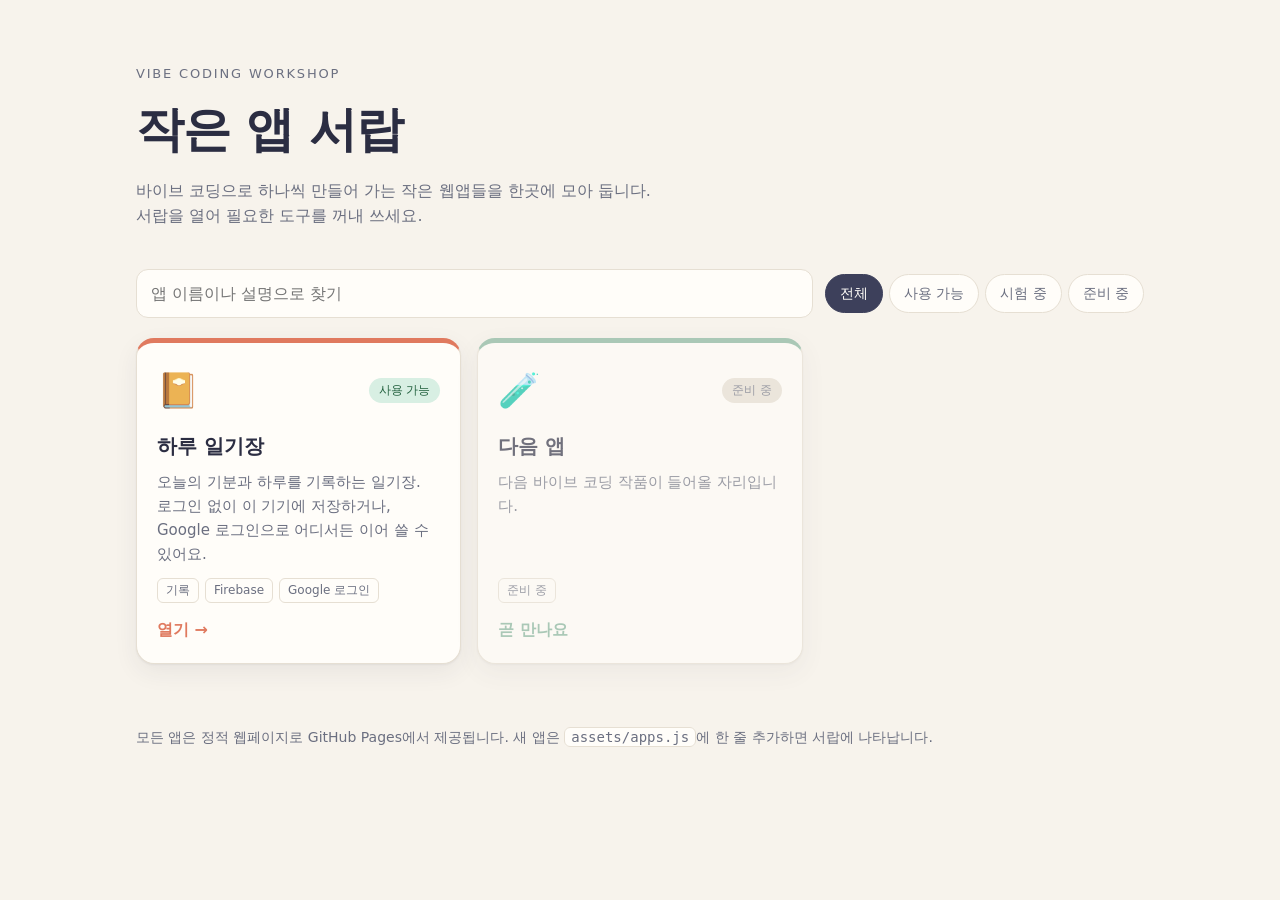
<file: index.html>
<!doctype html>
<html lang="ko">
<head>
  <meta charset="utf-8">
  <meta name="viewport" content="width=device-width, initial-scale=1">
  <title>작은 앱 서랍</title>
  <meta name="description" content="바이브 코딩으로 만든 작은 웹앱들을 모아 두는 허브입니다.">
  <meta name="referrer" content="strict-origin-when-cross-origin">
  <meta http-equiv="Content-Security-Policy" content="default-src 'self'; img-src 'self' data:; object-src 'none'; base-uri 'self'; form-action 'none'">
  <link rel="icon" href="data:image/svg+xml,<svg xmlns='http://www.w3.org/2000/svg' viewBox='0 0 100 100'><text y='.9em' font-size='90'>🗂️</text></svg>">
  <link rel="stylesheet" href="assets/hub.css">
</head>
<body>
  <header class="hero">
    <div class="wrap">
      <p class="eyebrow">Vibe Coding Workshop</p>
      <h1>작은 앱 서랍</h1>
      <p class="lead">바이브 코딩으로 하나씩 만들어 가는 작은 웹앱들을 한곳에 모아 둡니다.<br>서랍을 열어 필요한 도구를 꺼내 쓰세요.</p>
    </div>
  </header>

  <main class="wrap">
    <div class="toolbar">
      <label class="search">
        <span class="sr-only">앱 검색</span>
        <input id="q" type="search" placeholder="앱 이름이나 설명으로 찾기" autocomplete="off">
      </label>
      <div id="filters" class="filters" role="group" aria-label="상태 필터"></div>
    </div>

    <section id="grid" class="grid" aria-live="polite"></section>
    <p id="empty" class="empty" hidden>조건에 맞는 앱이 없어요.</p>
  </main>

  <footer class="wrap foot">
    <p>모든 앱은 정적 웹페이지로 GitHub Pages에서 제공됩니다. 새 앱은 <code>assets/apps.js</code>에 한 줄 추가하면 서랍에 나타납니다.</p>
  </footer>

  <script src="assets/apps.js"></script>
  <script src="assets/hub.js"></script>
</body>
</html>
</file>
<file: assets/hub.css>
:root {
  --bg: #f7f3ec;
  --paper: #fffdf9;
  --ink: #2b2d42;
  --muted: #6b6f80;
  --line: #e6dfd3;
  --brand: #3d405b;
  --shadow: 0 1px 2px rgba(43, 45, 66, .06), 0 8px 24px rgba(43, 45, 66, .07);
  color-scheme: light;
}
@media (prefers-color-scheme: dark) {
  :root {
    --bg: #17181f;
    --paper: #20222c;
    --ink: #ecebe6;
    --muted: #a3a6b4;
    --line: #2f3241;
    --brand: #c9cbe0;
    --shadow: 0 1px 2px rgba(0, 0, 0, .3), 0 8px 24px rgba(0, 0, 0, .25);
    color-scheme: dark;
  }
}
* { box-sizing: border-box; }
body {
  margin: 0;
  background: var(--bg);
  color: var(--ink);
  font-family: "Pretendard", "Apple SD Gothic Neo", "Malgun Gothic", system-ui, sans-serif;
  line-height: 1.6;
}
.wrap { max-width: 1040px; margin: 0 auto; padding: 0 16px; }
.sr-only { position: absolute; width: 1px; height: 1px; overflow: hidden; clip: rect(0 0 0 0); }

.hero { padding: 64px 0 32px; }
.eyebrow { margin: 0; font-size: 13px; letter-spacing: .14em; text-transform: uppercase; color: var(--muted); }
.hero h1 { margin: 6px 0 10px; font-size: clamp(32px, 6vw, 48px); letter-spacing: -.02em; }
.lead { margin: 0; color: var(--muted); max-width: 560px; }

.toolbar { display: flex; flex-wrap: wrap; gap: 12px; align-items: center; justify-content: space-between; margin: 8px 0 20px; }
.search { flex: 1 1 260px; }
.search input {
  width: 100%; padding: 11px 14px; font: inherit; color: var(--ink);
  background: var(--paper); border: 1px solid var(--line); border-radius: 12px;
}
.search input:focus { outline: 2px solid var(--brand); outline-offset: 1px; }
.filters { display: flex; flex-wrap: wrap; gap: 6px; }
.chip {
  font: inherit; font-size: 14px; padding: 7px 14px; border-radius: 999px; cursor: pointer;
  border: 1px solid var(--line); background: var(--paper); color: var(--muted);
}
.chip[aria-pressed="true"] { background: var(--brand); border-color: var(--brand); color: var(--paper); }

.grid { display: grid; grid-template-columns: repeat(auto-fill, minmax(260px, 1fr)); gap: 16px; }
.card {
  position: relative; display: flex; flex-direction: column; gap: 8px; padding: 20px;
  background: var(--paper); border: 1px solid var(--line); border-radius: 18px;
  box-shadow: var(--shadow); color: inherit; text-decoration: none;
  border-top: 5px solid var(--accent);
  transition: transform .15s ease, box-shadow .15s ease;
}
a.card:hover, a.card:focus-visible { transform: translateY(-3px); box-shadow: 0 14px 32px rgba(43, 45, 66, .14); }
a.card:focus-visible { outline: 2px solid var(--accent); outline-offset: 2px; }
.card.is-disabled { opacity: .65; }
.card-top { display: flex; justify-content: space-between; align-items: center; }
.emoji { font-size: 34px; }
.badge { font-size: 12px; padding: 3px 10px; border-radius: 999px; background: var(--line); color: var(--muted); }
.badge-live { background: #d8efe3; color: #23613f; }
.badge-beta { background: #fbe8c8; color: #7a4e09; }
@media (prefers-color-scheme: dark) {
  .badge-live { background: #1f3b2d; color: #9fd8b8; }
  .badge-beta { background: #3d3020; color: #f0c98a; }
}
.card-title { margin: 4px 0 0; font-size: 20px; }
.card-desc { margin: 0; color: var(--muted); font-size: 15px; flex: 1; }
.tags { list-style: none; padding: 0; margin: 4px 0 0; display: flex; flex-wrap: wrap; gap: 6px; }
.tags li { font-size: 12px; padding: 2px 8px; border: 1px solid var(--line); border-radius: 6px; color: var(--muted); }
.card-cta { margin-top: 6px; font-weight: 600; color: var(--accent); }

.empty { text-align: center; color: var(--muted); padding: 40px 0; }
.foot { padding: 48px 16px 40px; color: var(--muted); font-size: 14px; }
.foot code { background: var(--paper); border: 1px solid var(--line); padding: 1px 6px; border-radius: 6px; }
</file>
